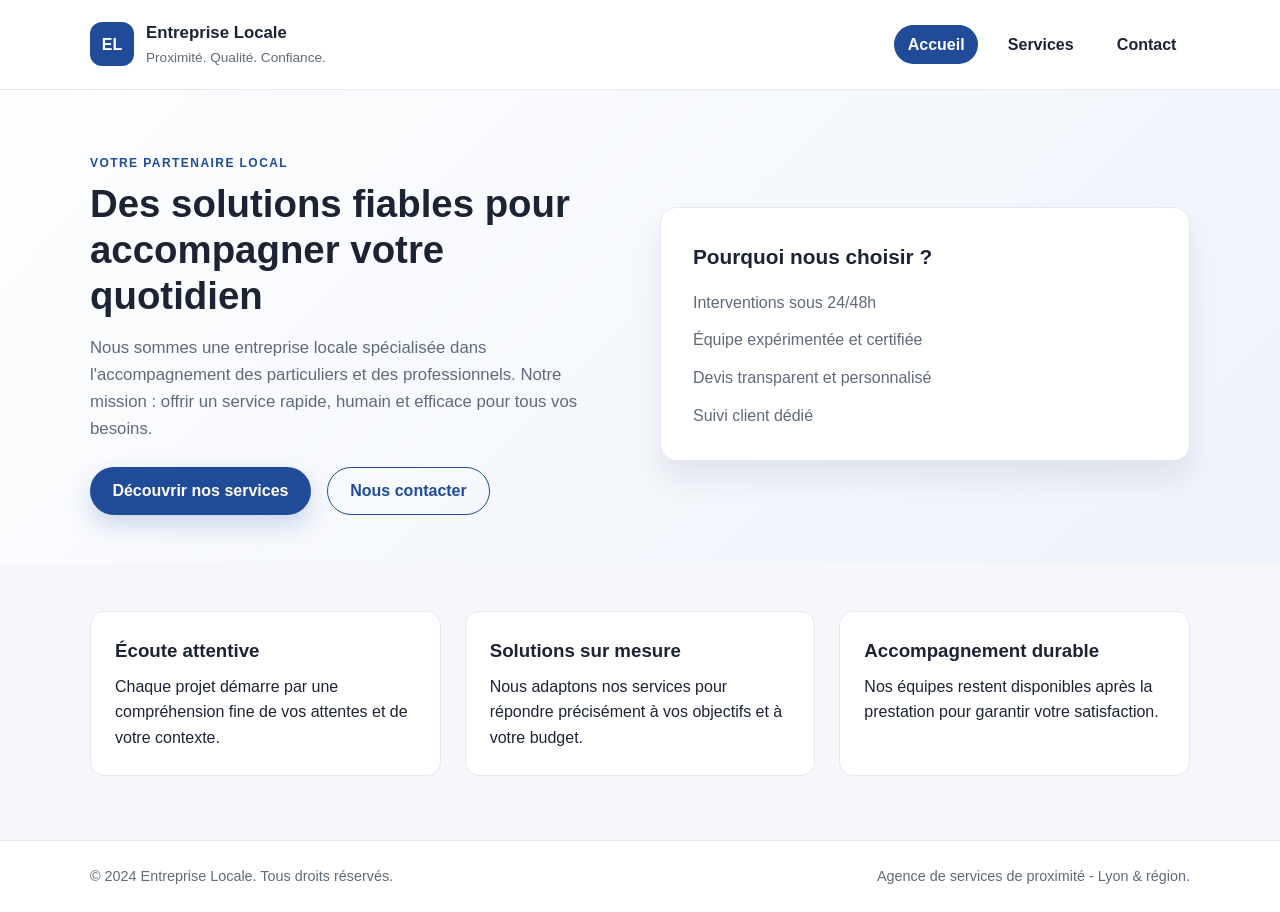
<file: index.html>
<!DOCTYPE html>
<html lang="fr">
<head>
  <meta charset="UTF-8" />
  <meta name="viewport" content="width=device-width, initial-scale=1.0" />
  <title>Entreprise Locale | Accueil</title>
  <link rel="stylesheet" href="styles.css" />
</head>
<body>
  <header class="site-header">
    <div class="container header-content">
      <div class="brand">
        <span class="brand-mark">EL</span>
        <div>
          <p class="brand-name">Entreprise Locale</p>
          <p class="brand-tagline">Proximité. Qualité. Confiance.</p>
        </div>
      </div>
      <nav class="site-nav" aria-label="Navigation principale">
        <a class="active" href="index.html">Accueil</a>
        <a href="services.html">Services</a>
        <a href="contact.html">Contact</a>
      </nav>
    </div>
  </header>

  <main>
    <section class="hero">
      <div class="container hero-content">
        <div>
          <p class="eyebrow">Votre partenaire local</p>
          <h1>Des solutions fiables pour accompagner votre quotidien</h1>
          <p class="lead">
            Nous sommes une entreprise locale spécialisée dans l'accompagnement des particuliers et des
            professionnels. Notre mission : offrir un service rapide, humain et efficace pour tous vos besoins.
          </p>
          <div class="hero-actions">
            <a class="button" href="services.html">Découvrir nos services</a>
            <a class="button button-outline" href="contact.html">Nous contacter</a>
          </div>
        </div>
        <div class="hero-card">
          <h2>Pourquoi nous choisir ?</h2>
          <ul>
            <li>Interventions sous 24/48h</li>
            <li>Équipe expérimentée et certifiée</li>
            <li>Devis transparent et personnalisé</li>
            <li>Suivi client dédié</li>
          </ul>
        </div>
      </div>
    </section>

    <section class="highlights">
      <div class="container highlights-grid">
        <article>
          <h3>Écoute attentive</h3>
          <p>Chaque projet démarre par une compréhension fine de vos attentes et de votre contexte.</p>
        </article>
        <article>
          <h3>Solutions sur mesure</h3>
          <p>Nous adaptons nos services pour répondre précisément à vos objectifs et à votre budget.</p>
        </article>
        <article>
          <h3>Accompagnement durable</h3>
          <p>Nos équipes restent disponibles après la prestation pour garantir votre satisfaction.</p>
        </article>
      </div>
    </section>
  </main>

  <footer class="site-footer">
    <div class="container footer-content">
      <p>© 2024 Entreprise Locale. Tous droits réservés.</p>
      <p>Agence de services de proximité - Lyon & région.</p>
    </div>
  </footer>
</body>
</html>
</file>
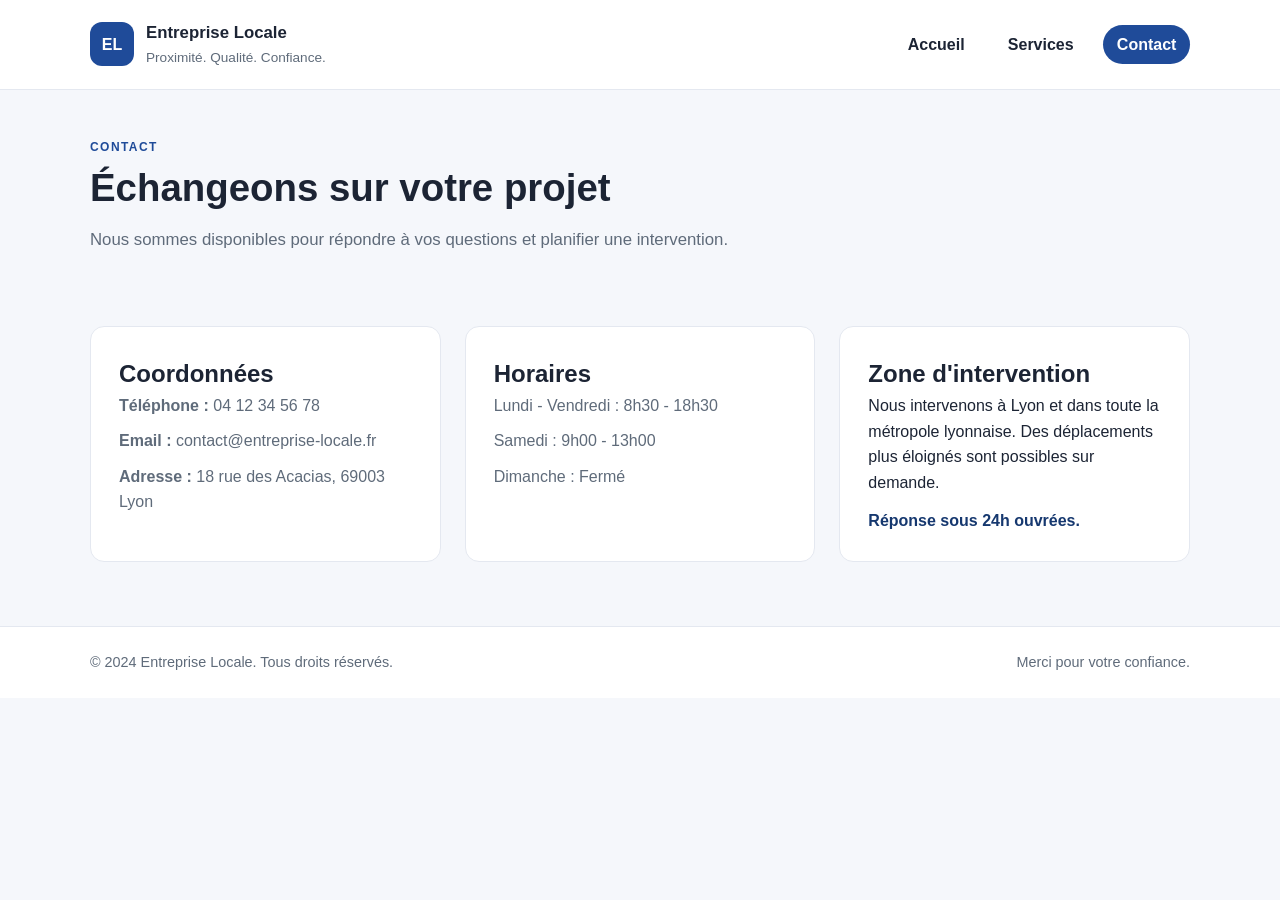
<file: contact.html>
<!DOCTYPE html>
<html lang="fr">
<head>
  <meta charset="UTF-8" />
  <meta name="viewport" content="width=device-width, initial-scale=1.0" />
  <title>Entreprise Locale | Contact</title>
  <link rel="stylesheet" href="styles.css" />
</head>
<body>
  <header class="site-header">
    <div class="container header-content">
      <div class="brand">
        <span class="brand-mark">EL</span>
        <div>
          <p class="brand-name">Entreprise Locale</p>
          <p class="brand-tagline">Proximité. Qualité. Confiance.</p>
        </div>
      </div>
      <nav class="site-nav" aria-label="Navigation principale">
        <a href="index.html">Accueil</a>
        <a href="services.html">Services</a>
        <a class="active" href="contact.html">Contact</a>
      </nav>
    </div>
  </header>

  <main>
    <section class="page-hero">
      <div class="container">
        <p class="eyebrow">Contact</p>
        <h1>Échangeons sur votre projet</h1>
        <p class="lead">Nous sommes disponibles pour répondre à vos questions et planifier une intervention.</p>
      </div>
    </section>

    <section class="contact">
      <div class="container contact-grid">
        <div class="contact-card">
          <h2>Coordonnées</h2>
          <ul>
            <li><strong>Téléphone :</strong> 04 12 34 56 78</li>
            <li><strong>Email :</strong> contact@entreprise-locale.fr</li>
            <li><strong>Adresse :</strong> 18 rue des Acacias, 69003 Lyon</li>
          </ul>
        </div>
        <div class="contact-card">
          <h2>Horaires</h2>
          <ul>
            <li>Lundi - Vendredi : 8h30 - 18h30</li>
            <li>Samedi : 9h00 - 13h00</li>
            <li>Dimanche : Fermé</li>
          </ul>
        </div>
        <div class="contact-card">
          <h2>Zone d'intervention</h2>
          <p>Nous intervenons à Lyon et dans toute la métropole lyonnaise. Des déplacements plus éloignés sont
            possibles sur demande.</p>
          <p class="note">Réponse sous 24h ouvrées.</p>
        </div>
      </div>
    </section>
  </main>

  <footer class="site-footer">
    <div class="container footer-content">
      <p>© 2024 Entreprise Locale. Tous droits réservés.</p>
      <p>Merci pour votre confiance.</p>
    </div>
  </footer>
</body>
</html>
</file>
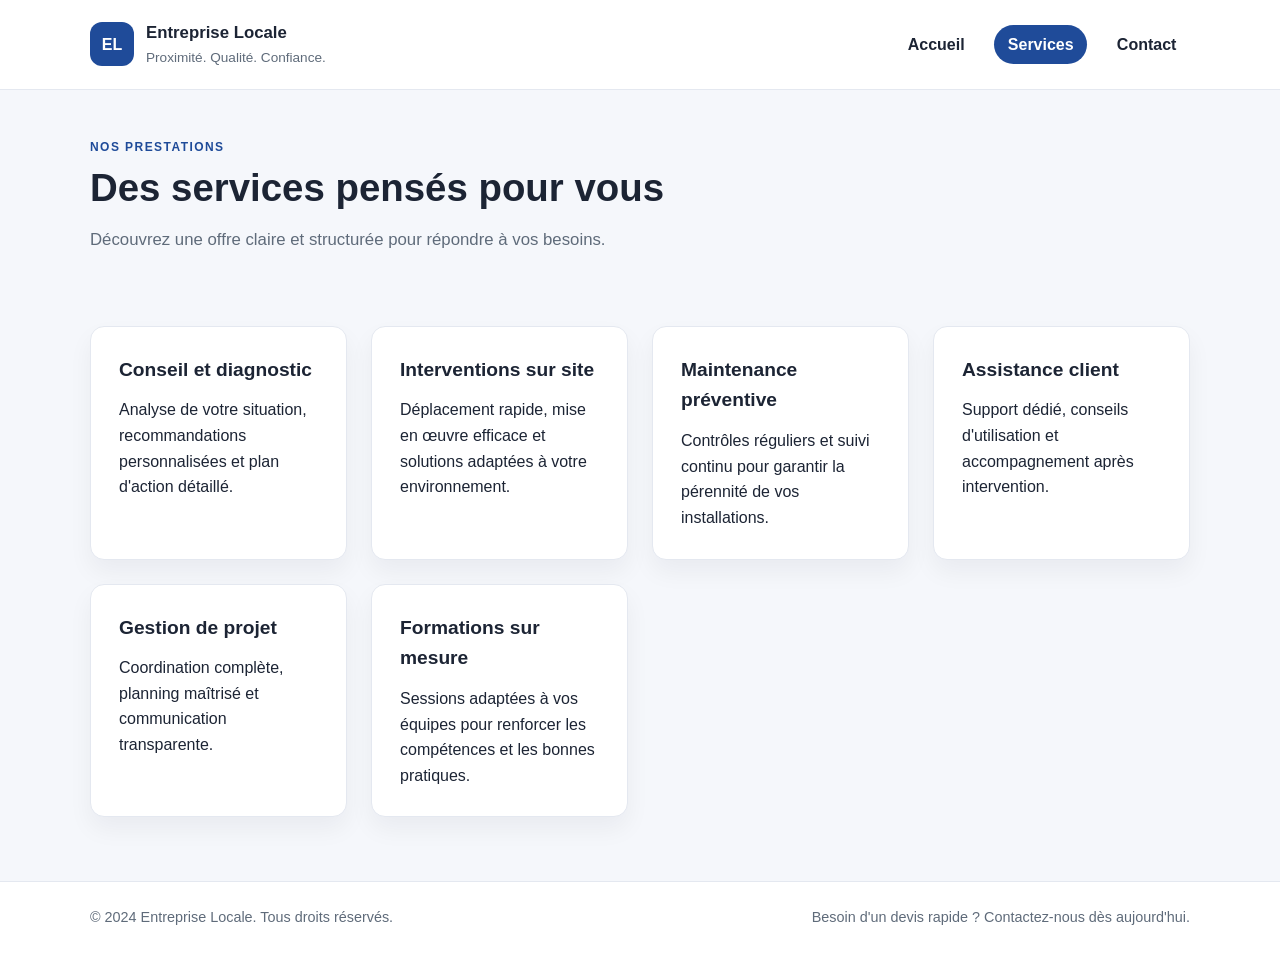
<file: services.html>
<!DOCTYPE html>
<html lang="fr">
<head>
  <meta charset="UTF-8" />
  <meta name="viewport" content="width=device-width, initial-scale=1.0" />
  <title>Entreprise Locale | Services</title>
  <link rel="stylesheet" href="styles.css" />
</head>
<body>
  <header class="site-header">
    <div class="container header-content">
      <div class="brand">
        <span class="brand-mark">EL</span>
        <div>
          <p class="brand-name">Entreprise Locale</p>
          <p class="brand-tagline">Proximité. Qualité. Confiance.</p>
        </div>
      </div>
      <nav class="site-nav" aria-label="Navigation principale">
        <a href="index.html">Accueil</a>
        <a class="active" href="services.html">Services</a>
        <a href="contact.html">Contact</a>
      </nav>
    </div>
  </header>

  <main>
    <section class="page-hero">
      <div class="container">
        <p class="eyebrow">Nos prestations</p>
        <h1>Des services pensés pour vous</h1>
        <p class="lead">Découvrez une offre claire et structurée pour répondre à vos besoins.</p>
      </div>
    </section>

    <section class="services">
      <div class="container services-grid">
        <article class="service-card">
          <h2>Conseil et diagnostic</h2>
          <p>Analyse de votre situation, recommandations personnalisées et plan d'action détaillé.</p>
        </article>
        <article class="service-card">
          <h2>Interventions sur site</h2>
          <p>Déplacement rapide, mise en œuvre efficace et solutions adaptées à votre environnement.</p>
        </article>
        <article class="service-card">
          <h2>Maintenance préventive</h2>
          <p>Contrôles réguliers et suivi continu pour garantir la pérennité de vos installations.</p>
        </article>
        <article class="service-card">
          <h2>Assistance client</h2>
          <p>Support dédié, conseils d'utilisation et accompagnement après intervention.</p>
        </article>
        <article class="service-card">
          <h2>Gestion de projet</h2>
          <p>Coordination complète, planning maîtrisé et communication transparente.</p>
        </article>
        <article class="service-card">
          <h2>Formations sur mesure</h2>
          <p>Sessions adaptées à vos équipes pour renforcer les compétences et les bonnes pratiques.</p>
        </article>
      </div>
    </section>
  </main>

  <footer class="site-footer">
    <div class="container footer-content">
      <p>© 2024 Entreprise Locale. Tous droits réservés.</p>
      <p>Besoin d'un devis rapide ? Contactez-nous dès aujourd'hui.</p>
    </div>
  </footer>
</body>
</html>
</file>
<file: styles.css>
:root {
  color-scheme: light;
  --primary: #1f4b99;
  --primary-dark: #16386f;
  --accent: #f2b705;
  --text: #1c2434;
  --muted: #5f6b7a;
  --background: #f5f7fb;
  --surface: #ffffff;
  --border: #e4e8f0;
}

* {
  box-sizing: border-box;
  margin: 0;
  padding: 0;
}

body {
  font-family: "Segoe UI", "Helvetica Neue", Arial, sans-serif;
  color: var(--text);
  background: var(--background);
  line-height: 1.6;
}

.container {
  width: min(1100px, 90%);
  margin: 0 auto;
}

.site-header {
  background: var(--surface);
  border-bottom: 1px solid var(--border);
  position: sticky;
  top: 0;
  z-index: 10;
}

.header-content {
  display: flex;
  align-items: center;
  justify-content: space-between;
  padding: 1.25rem 0;
  gap: 1rem;
}

.brand {
  display: flex;
  align-items: center;
  gap: 0.75rem;
}

.brand-mark {
  display: inline-flex;
  align-items: center;
  justify-content: center;
  width: 44px;
  height: 44px;
  border-radius: 12px;
  background: var(--primary);
  color: #fff;
  font-weight: 700;
}

.brand-name {
  font-weight: 700;
  font-size: 1.05rem;
}

.brand-tagline {
  font-size: 0.85rem;
  color: var(--muted);
}

.site-nav {
  display: flex;
  gap: 1rem;
}

.site-nav a {
  text-decoration: none;
  color: var(--text);
  font-weight: 600;
  padding: 0.4rem 0.85rem;
  border-radius: 999px;
  transition: background 0.2s ease, color 0.2s ease;
}

.site-nav a:hover,
.site-nav a.active {
  background: var(--primary);
  color: #fff;
}

.hero {
  padding: 4rem 0 3rem;
  background: linear-gradient(135deg, #fdfefe 0%, #eef2fb 100%);
}

.hero-content {
  display: grid;
  gap: 2.5rem;
  grid-template-columns: repeat(auto-fit, minmax(280px, 1fr));
  align-items: center;
}

.eyebrow {
  text-transform: uppercase;
  letter-spacing: 0.12em;
  font-size: 0.75rem;
  color: var(--primary);
  font-weight: 700;
  margin-bottom: 0.5rem;
}

h1 {
  font-size: clamp(2rem, 3vw, 2.8rem);
  line-height: 1.2;
  margin-bottom: 1rem;
}

.lead {
  font-size: 1.05rem;
  color: var(--muted);
  margin-bottom: 1.5rem;
}

.hero-actions {
  display: flex;
  gap: 1rem;
  flex-wrap: wrap;
}

.button {
  display: inline-flex;
  align-items: center;
  justify-content: center;
  padding: 0.65rem 1.4rem;
  border-radius: 999px;
  background: var(--primary);
  color: #fff;
  text-decoration: none;
  font-weight: 600;
  box-shadow: 0 10px 25px rgba(31, 75, 153, 0.2);
}

.button-outline {
  background: transparent;
  color: var(--primary);
  border: 1px solid var(--primary);
  box-shadow: none;
}

.hero-card {
  background: var(--surface);
  border-radius: 16px;
  padding: 2rem;
  border: 1px solid var(--border);
  box-shadow: 0 18px 30px rgba(15, 23, 42, 0.08);
}

.hero-card h2 {
  font-size: 1.3rem;
  margin-bottom: 1rem;
}

.hero-card ul {
  list-style: none;
  display: grid;
  gap: 0.75rem;
  color: var(--muted);
}

.highlights {
  padding: 3rem 0 4rem;
}

.highlights-grid {
  display: grid;
  gap: 1.5rem;
  grid-template-columns: repeat(auto-fit, minmax(220px, 1fr));
}

.highlights article {
  background: var(--surface);
  padding: 1.5rem;
  border-radius: 14px;
  border: 1px solid var(--border);
}

.highlights h3 {
  margin-bottom: 0.5rem;
}

.page-hero {
  padding: 3rem 0 2rem;
}

.services {
  padding: 1rem 0 4rem;
}

.services-grid {
  display: grid;
  gap: 1.5rem;
  grid-template-columns: repeat(auto-fit, minmax(250px, 1fr));
}

.service-card {
  background: var(--surface);
  padding: 1.75rem;
  border-radius: 14px;
  border: 1px solid var(--border);
  box-shadow: 0 12px 25px rgba(15, 23, 42, 0.05);
}

.service-card h2 {
  font-size: 1.2rem;
  margin-bottom: 0.75rem;
}

.contact {
  padding: 1rem 0 4rem;
}

.contact-grid {
  display: grid;
  gap: 1.5rem;
  grid-template-columns: repeat(auto-fit, minmax(260px, 1fr));
}

.contact-card {
  background: var(--surface);
  padding: 1.75rem;
  border-radius: 14px;
  border: 1px solid var(--border);
}

.contact-card ul {
  list-style: none;
  display: grid;
  gap: 0.6rem;
  color: var(--muted);
}

.note {
  margin-top: 0.75rem;
  color: var(--primary-dark);
  font-weight: 600;
}

.site-footer {
  background: var(--surface);
  border-top: 1px solid var(--border);
  padding: 1.5rem 0;
}

.footer-content {
  display: flex;
  align-items: center;
  justify-content: space-between;
  flex-wrap: wrap;
  gap: 0.5rem;
  color: var(--muted);
  font-size: 0.9rem;
}

@media (max-width: 720px) {
  .header-content {
    flex-direction: column;
    align-items: flex-start;
  }

  .site-nav {
    flex-wrap: wrap;
  }
}
</file>
